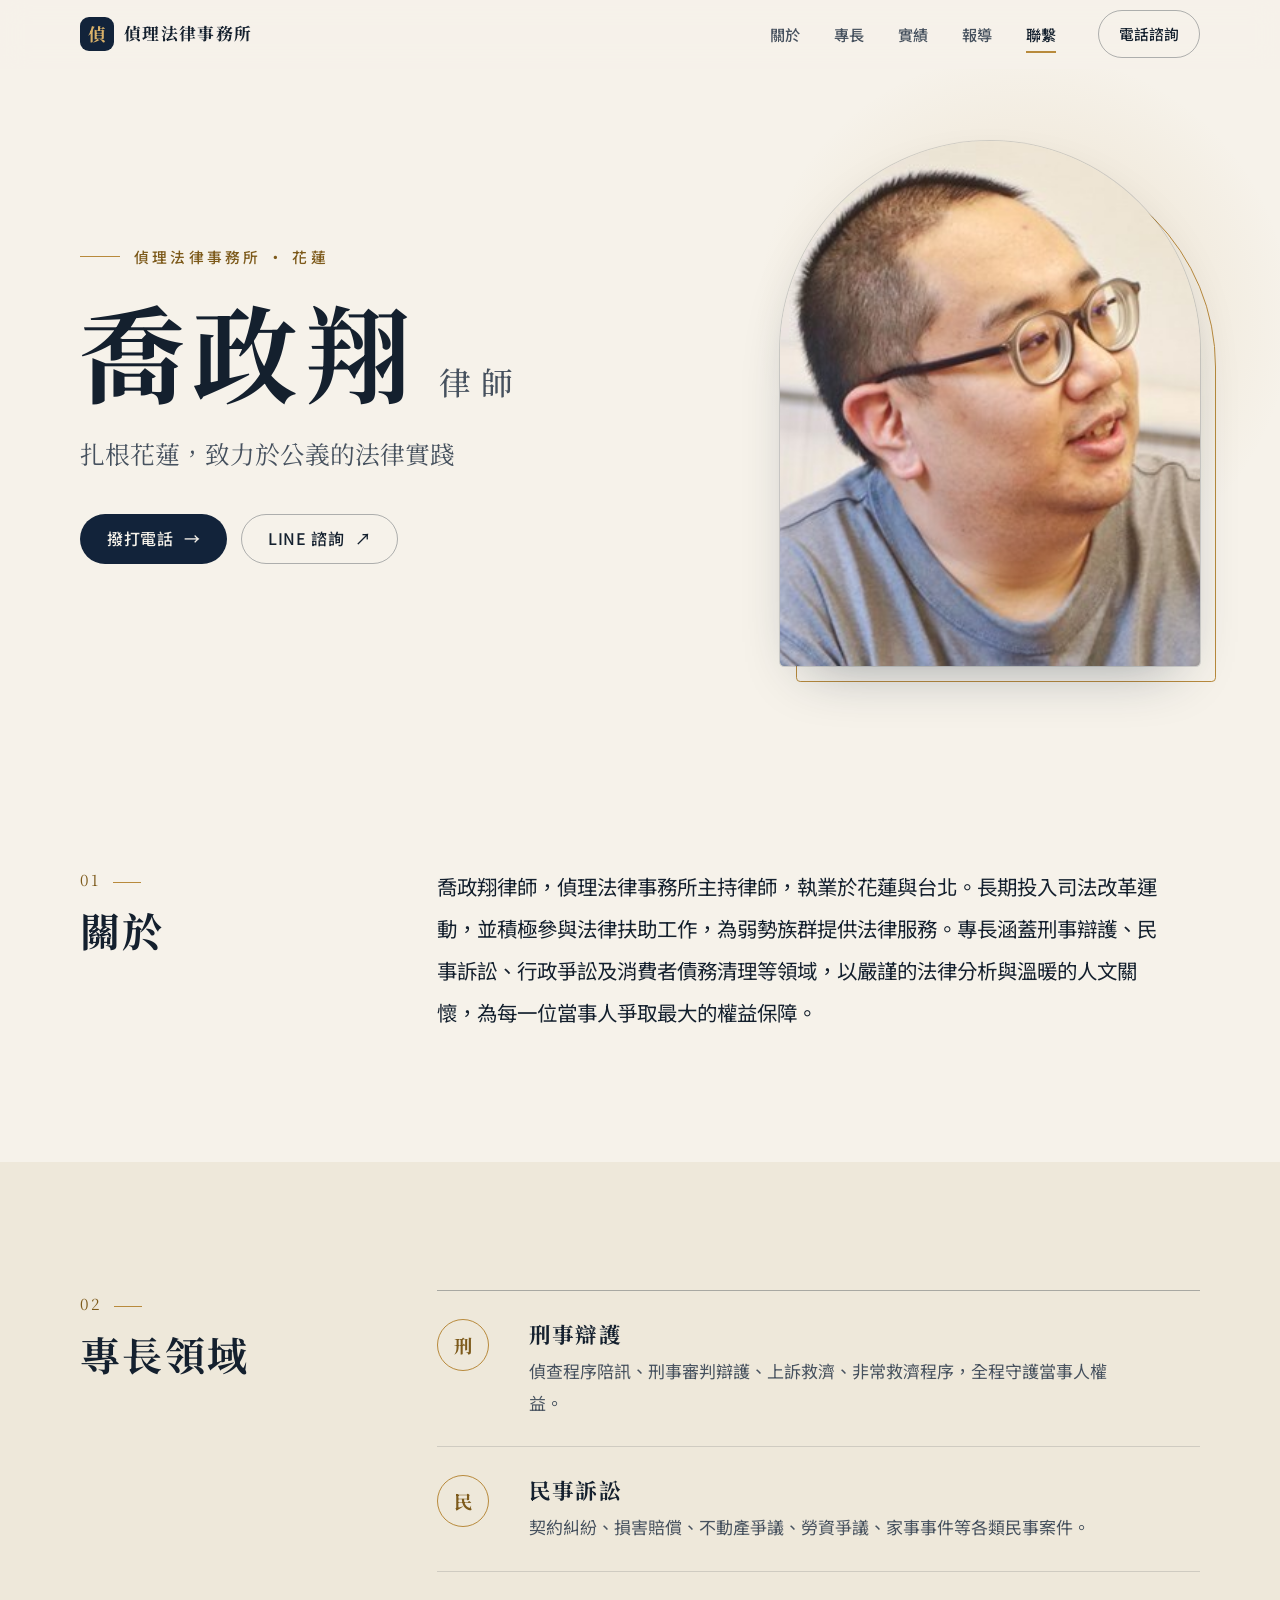
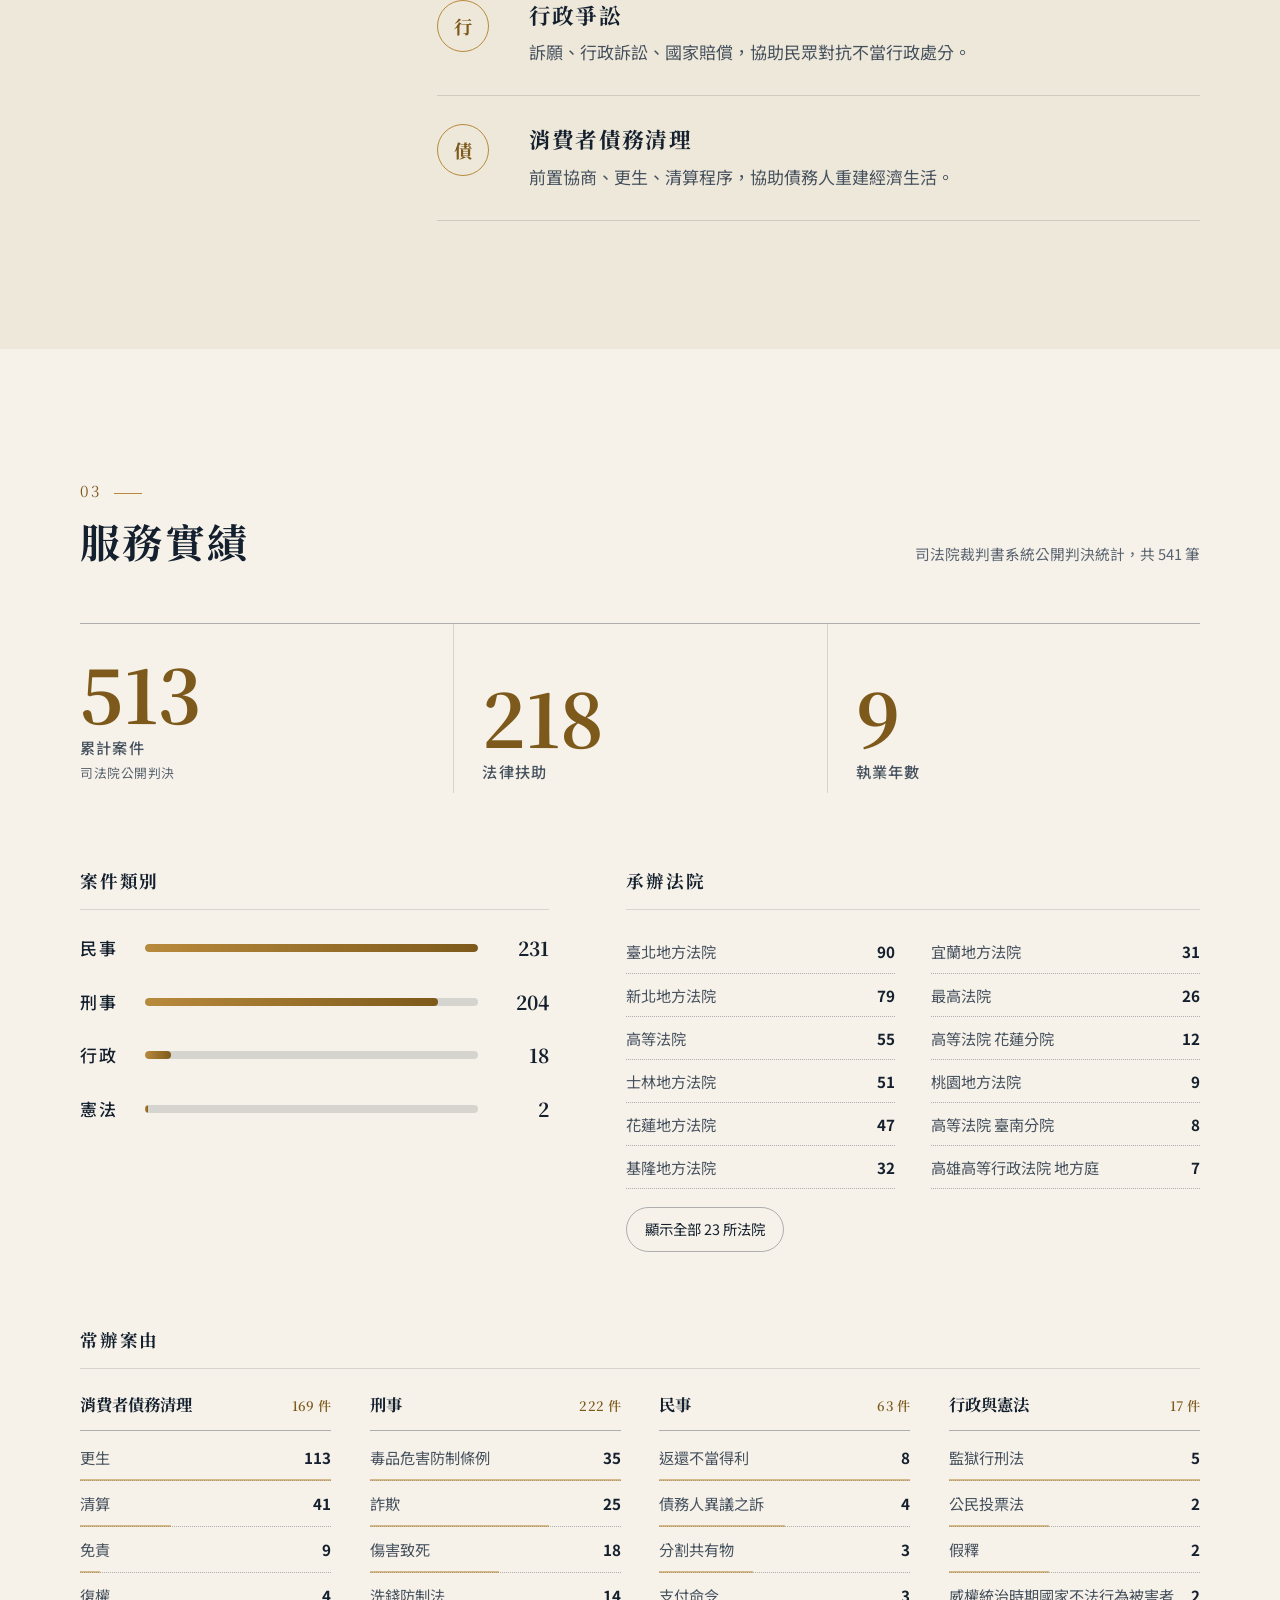
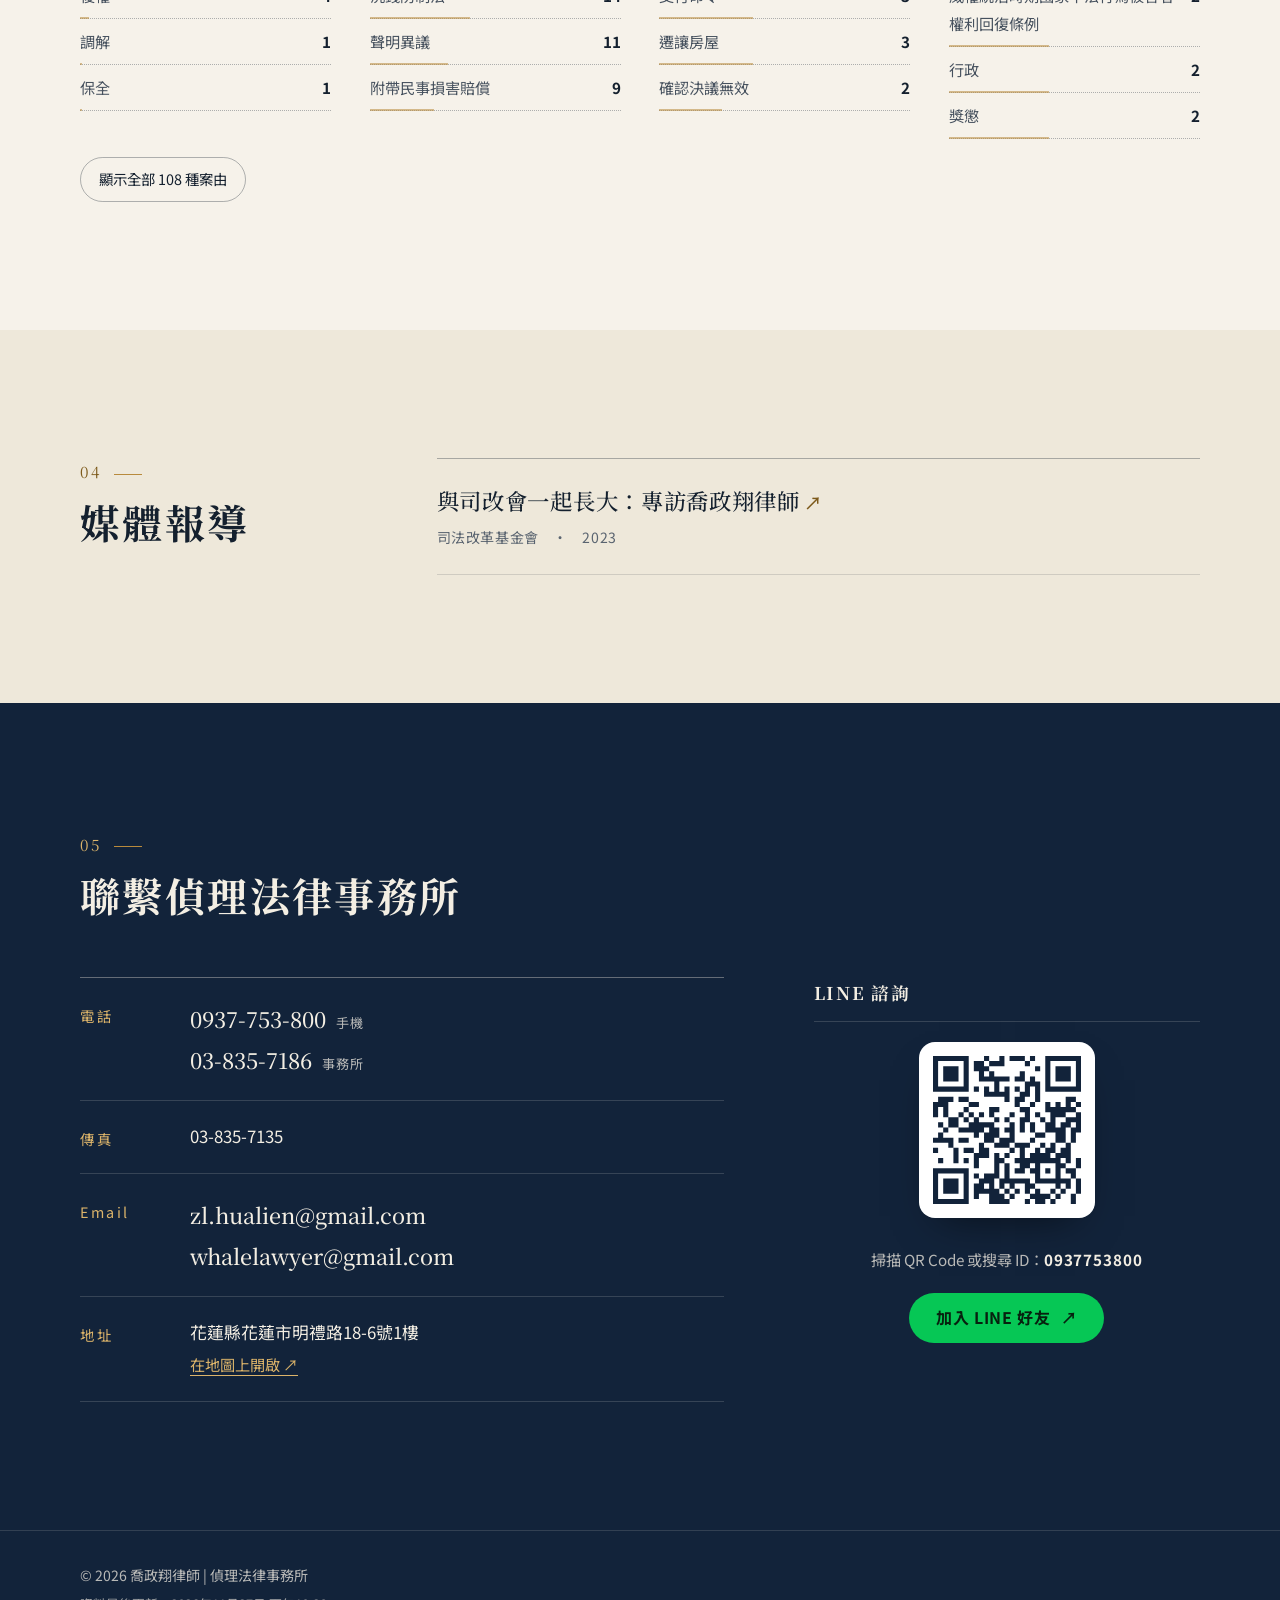
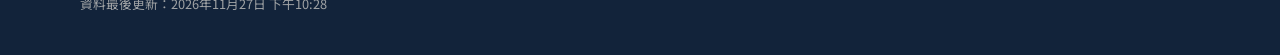
<file: index.html>
<!DOCTYPE html>
<html lang="zh-Hant-TW">
<head>
    <meta charset="UTF-8">
    <meta name="viewport" content="width=device-width, initial-scale=1">
    <title>喬政翔律師｜偵理法律事務所</title>
    <meta name="description" content="喬政翔律師，偵理法律事務所主持律師，執業於花蓮與台北，專長刑事辯護、民事訴訟、行政爭訟及消費者債務清理。">
    <meta name="keywords" content="喬政翔,律師,偵理法律事務所,花蓮律師,刑事,民事,行政,消費者債務清理">
    <meta name="author" content="喬政翔律師">
    <meta name="theme-color" content="#f6f2ea" media="(prefers-color-scheme: light)">
    <meta name="theme-color" content="#0d1722" media="(prefers-color-scheme: dark)">
    <meta name="color-scheme" content="light dark">
    <link rel="canonical" href="https://whalechao.github.io/">
    <meta property="og:title" content="喬政翔律師｜偵理法律事務所">
    <meta property="og:description" content="花蓮在地律師，專長刑事、民事、行政訴訟及消費者債務清理。">
    <meta property="og:type" content="website">
    <meta property="og:locale" content="zh_TW">
    <meta property="og:url" content="https://whalechao.github.io/">
    <meta property="og:image" content="https://whalechao.github.io/assets/profile.jpg">
    <meta name="twitter:card" content="summary_large_image">
    <link rel="icon" href="assets/favicon.svg" type="image/svg+xml">
    <link rel="preconnect" href="https://fonts.googleapis.com">
    <link rel="preconnect" href="https://fonts.gstatic.com" crossorigin>
    <link rel="preload" href="assets/profile.jpg" as="image">
    <link href="https://fonts.googleapis.com/css2?family=Noto+Sans+TC:wght@400;500;700&family=Noto+Serif+TC:wght@500;700&display=swap" rel="stylesheet">
    <link rel="stylesheet" href="css/style.css">
    <script>document.documentElement.classList.add('js');if(/[?&]still\b/.test(location.search))document.documentElement.classList.add('still');</script>
    <script type="application/ld+json">
    {
      "@context": "https://schema.org",
      "@type": "LegalService",
      "name": "偵理法律事務所",
      "url": "https://whalechao.github.io/",
      "image": "https://whalechao.github.io/assets/profile.jpg",
      "telephone": "+886-3-835-7186",
      "faxNumber": "+886-3-835-7135",
      "email": "zl.hualien@gmail.com",
      "address": {
        "@type": "PostalAddress",
        "streetAddress": "明禮路18-6號1樓",
        "addressLocality": "花蓮市",
        "addressRegion": "花蓮縣",
        "addressCountry": "TW"
      },
      "areaServed": ["花蓮縣", "臺北市"],
      "founder": { "@type": "Person", "name": "喬政翔", "jobTitle": "律師" }
    }
    </script>
</head>
<body>
    <a class="skip-link" href="#main">跳到主要內容</a>

    <header class="site-header" id="siteHeader">
        <div class="wrap header-inner">
            <a class="brand" href="#top" aria-label="偵理法律事務所，回到頁首">
                <span class="brand-mark" aria-hidden="true">偵</span>
                <span class="brand-text">偵理法律事務所</span>
            </a>
            <nav class="site-nav" id="siteNav" aria-label="主選單">
                <a href="#about">關於</a>
                <a href="#expertise">專長</a>
                <a href="#record">實績</a>
                <a href="#news">報導</a>
                <a href="#contact">聯繫</a>
            </nav>
            <a class="header-cta" href="tel:+886937753800">電話諮詢</a>
            <button class="menu-btn" id="menuBtn" type="button" aria-expanded="false" aria-controls="siteNav" aria-label="開啟選單">
                <span></span><span></span>
            </button>
        </div>
    </header>

    <main id="main">
        <!-- Hero -->
        <section class="hero" id="top" aria-labelledby="heroName">
            <div class="wrap hero-grid">
                <div class="hero-copy">
                    <p class="eyebrow">偵理法律事務所 · 花蓮</p>
                    <h1 id="heroName">喬政翔<span class="hero-title-sub">律師</span></h1>
                    <p class="hero-tagline">扎根花蓮，致力於公義的法律實踐</p>
                    <div class="hero-actions">
                        <a class="btn btn-primary" href="tel:+886937753800"><span>撥打電話</span><i aria-hidden="true">→</i></a>
                        <a class="btn btn-ghost" href="https://line.me/ti/p/~0937753800" target="_blank" rel="noopener"><span>LINE 諮詢</span><i aria-hidden="true">↗</i></a>
                    </div>
                </div>
                <figure class="hero-figure">
                    <div class="hero-photo-wrap">
                        <img src="assets/profile.jpg" alt="喬政翔律師" class="hero-photo" id="avatarImg" width="640" height="360" fetchpriority="high"
                             onerror="this.hidden=true; document.getElementById('avatarPlaceholder').hidden=false;">
                        <div class="hero-placeholder" id="avatarPlaceholder" hidden>喬</div>
                    </div>
                </figure>
            </div>
        </section>

        <!-- 關於 -->
        <section class="section" id="about" aria-labelledby="aboutTitle">
            <div class="wrap split">
                <div class="section-head">
                    <p class="kicker">01</p>
                    <h2 id="aboutTitle">關於</h2>
                </div>
                <div class="about-content">
                <p>
                    喬政翔律師，偵理法律事務所主持律師，執業於花蓮與台北。長期投入司法改革運動，並積極參與法律扶助工作，為弱勢族群提供法律服務。專長涵蓋刑事辯護、民事訴訟、行政爭訟及消費者債務清理等領域，以嚴謹的法律分析與溫暖的人文關懷，為每一位當事人爭取最大的權益保障。
                </p>
            </div>
            </div>
        </section>

        <!-- 專長 -->
        <section class="section section-alt" id="expertise" aria-labelledby="expertiseTitle">
            <div class="wrap split">
                <div class="section-head">
                    <p class="kicker">02</p>
                    <h2 id="expertiseTitle">專長領域</h2>
                </div>
                <ol class="expertise-list">
                    <li class="expertise-row">
                        <span class="expertise-no" aria-hidden="true">刑</span>
                        <div class="expertise-info">
                            <h3>刑事辯護</h3>
                            <p>偵查程序陪訊、刑事審判辯護、上訴救濟、非常救濟程序，全程守護當事人權益。</p>
                        </div>
                    </li>
                    <li class="expertise-row">
                        <span class="expertise-no" aria-hidden="true">民</span>
                        <div class="expertise-info">
                            <h3>民事訴訟</h3>
                            <p>契約糾紛、損害賠償、不動產爭議、勞資爭議、家事事件等各類民事案件。</p>
                        </div>
                    </li>
                    <li class="expertise-row">
                        <span class="expertise-no" aria-hidden="true">行</span>
                        <div class="expertise-info">
                            <h3>行政爭訟</h3>
                            <p>訴願、行政訴訟、國家賠償，協助民眾對抗不當行政處分。</p>
                        </div>
                    </li>
                    <li class="expertise-row">
                        <span class="expertise-no" aria-hidden="true">債</span>
                        <div class="expertise-info">
                            <h3>消費者債務清理</h3>
                            <p>前置協商、更生、清算程序，協助債務人重建經濟生活。</p>
                        </div>
                    </li>
                </ol>
            </div>
        </section>

        <!-- 實績 -->
        <section class="section" id="record" aria-labelledby="recordTitle">
            <div class="wrap">
                <div class="section-head section-head-row">
                    <div>
                        <p class="kicker">03</p>
                        <h2 id="recordTitle">服務實績</h2>
                    </div>
                    <p class="section-note" id="casesSubtitle">司法院裁判書系統公開判決統計</p>
                </div>

                <dl class="stats-row">
                    <div class="stat-item">
                        <dt class="stat-lbl">累計案件<small>司法院公開判決</small></dt>
                        <dd class="stat-num" data-field="totalCases">—</dd>
                    </div>
                    <div class="stat-item">
                        <dt class="stat-lbl">法律扶助</dt>
                        <dd class="stat-num" data-field="legalAidCases">—</dd>
                    </div>
                    <div class="stat-item">
                        <dt class="stat-lbl">執業年數</dt>
                        <dd class="stat-num" data-field="yearsOfPractice">—</dd>
                    </div>
                </dl>

                <div class="record-grid">
                    <div class="record-block">
                        <h3 class="block-title">案件類別</h3>
                        <div class="case-categories" id="caseCategories">
                            <div class="case-cat" data-cat="civil"><span class="case-cat-label">民事</span><span class="bar"><i></i></span><span class="case-cat-number" id="catCivil">—</span></div>
                            <div class="case-cat" data-cat="criminal"><span class="case-cat-label">刑事</span><span class="bar"><i></i></span><span class="case-cat-number" id="catCriminal">—</span></div>
                            <div class="case-cat" data-cat="admin"><span class="case-cat-label">行政</span><span class="bar"><i></i></span><span class="case-cat-number" id="catAdmin">—</span></div>
                            <div class="case-cat" data-cat="const"><span class="case-cat-label">憲法</span><span class="bar"><i></i></span><span class="case-cat-number" id="catConst">—</span></div>
                        </div>
                    </div>
                    <div class="record-block">
                        <h3 class="block-title">承辦法院</h3>
                        <ul class="courts-grid" id="courtsGrid"></ul>
                    </div>
                </div>

                <div class="record-block record-types" id="casesBlock" hidden>
                    <h3 class="block-title">常辦案由</h3>
                    <div class="cases-grid" id="casesGrid"></div>
                </div>
            </div>
        </section>

        <!-- 報導與文章 -->
        <section class="section section-alt" id="news" aria-labelledby="newsTitle">
            <div class="wrap split">
                <div class="section-head">
                    <p class="kicker">04</p>
                    <h2 id="newsTitle">媒體報導</h2>
                </div>
                <div>
                    <div class="news-list" id="newsList">
                        <p class="loading-text">載入中…</p>
                    </div>
                    <div class="articles-block" id="articles">
                        <h3 class="block-title">發表文章</h3>
                        <div class="articles-list" id="articlesList">
                            <p class="loading-text">載入中…</p>
                        </div>
                    </div>
                </div>
            </div>
        </section>

        <!-- 聯繫 -->
        <section class="section contact" id="contact" aria-labelledby="contactTitle">
            <div class="wrap">
                <div class="section-head">
                    <p class="kicker">05</p>
                    <h2 id="contactTitle">聯繫偵理法律事務所</h2>
                </div>
                <div class="contact-layout">
                    <ul class="contact-list">
                        <li>
                            <span class="c-label">電話</span>
                            <span class="c-value">
                                <a href="tel:+886937753800">0937-753-800</a><em>手機</em><br>
                                <a href="tel:+88638357186">03-835-7186</a><em>事務所</em>
                            </span>
                        </li>
                        <li>
                            <span class="c-label">傳真</span>
                            <span class="c-value">03-835-7135</span>
                        </li>
                        <li>
                            <span class="c-label">Email</span>
                            <span class="c-value">
                                <a href="mailto:zl.hualien@gmail.com">zl.hualien@gmail.com</a><br>
                                <a href="mailto:whalelawyer@gmail.com">whalelawyer@gmail.com</a>
                            </span>
                        </li>
                        <li>
                            <span class="c-label">地址</span>
                            <span class="c-value">
                                花蓮縣花蓮市明禮路18-6號1樓<br>
                                <a class="map-link" href="https://www.google.com/maps/search/?api=1&amp;query=%E8%8A%B1%E8%93%AE%E7%B8%A3%E8%8A%B1%E8%93%AE%E5%B8%82%E6%98%8E%E7%A6%AE%E8%B7%AF18-6%E8%99%9F" target="_blank" rel="noopener">在地圖上開啟 ↗</a>
                            </span>
                        </li>
                    </ul>
                    <div class="contact-line">
                        <h3 class="block-title">LINE 諮詢</h3>
                        <div class="qrcode-container" id="qrcode">
                            <img src="assets/line-qr.svg" alt="LINE 加好友 QR Code，ID 0937753800" width="148" height="148" loading="lazy">
                        </div>
                        <p class="line-hint">掃描 QR Code 或搜尋 ID：<strong>0937753800</strong></p>
                        <a href="https://line.me/ti/p/~0937753800" class="btn btn-line" target="_blank" rel="noopener"><span>加入 LINE 好友</span><i aria-hidden="true">↗</i></a>
                    </div>
                </div>
            </div>
        </section>
    </main>

    <footer class="footer">
        <div class="wrap footer-inner">
            <p>&copy; <span id="currentYear">2026</span> 喬政翔律師 | 偵理法律事務所</p>
            <p class="footer-update">資料最後更新：<span id="lastUpdated">—</span></p>
        </div>
    </footer>

    <script src="js/main.js"></script>
</body>
</html>
</file>
<file: css/style.css>
/* ===== 喬政翔律師 | 偵理法律事務所 ===== */
/* 設計：紙色底、墨藍字、黃銅點綴；標題用明體、內文用黑體；自動跟隨系統深淺色 */

*, *::before, *::after { margin: 0; padding: 0; box-sizing: border-box; }

:root {
    --paper: #f6f2ea;
    --paper-2: #eee8da;
    --card: #fbf9f4;
    --ink: #14202e;
    --ink-soft: #46515e;
    --muted: #5a6470;
    --line: rgba(20, 32, 46, 0.14);
    --line-strong: rgba(20, 32, 46, 0.32);
    --brass: #7d5a1b;          /* 文字用，對比 > 5:1 */
    --brass-bright: #b88a3c;   /* 裝飾用 */
    --navy: #12233a;
    --on-navy: #f3eee3;
    --on-navy-soft: rgba(243, 238, 227, 0.74);
    --contact-bg: #12233a;
    --btn-bg: #12233a;
    --btn-fg: #f6f2ea;
    --header-bg: rgba(246, 242, 234, 0.86);
    --shadow: 0 24px 60px -28px rgba(18, 35, 58, 0.45);

    --serif: "Noto Serif TC", "Songti TC", "PMingLiU", "Source Han Serif TC", serif;
    --sans: "Noto Sans TC", "PingFang TC", "Microsoft JhengHei", "Helvetica Neue", Arial, sans-serif;
    --wrap: 1120px;
    --gutter: clamp(20px, 5vw, 40px);
    --ease: cubic-bezier(0.22, 0.61, 0.36, 1);
}

@media (prefers-color-scheme: dark) {
    :root {
        --paper: #0d1722;
        --paper-2: #111e2c;
        --card: #142234;
        --ink: #ece6d8;
        --ink-soft: #bcc3cc;
        --muted: #a2adb9;
        --line: rgba(236, 230, 216, 0.14);
        --line-strong: rgba(236, 230, 216, 0.34);
        --brass: #dcb46a;
        --brass-bright: #d4aa5f;
        --contact-bg: #08101a;
        --btn-bg: #dcb46a;
        --btn-fg: #0d1722;
        --header-bg: rgba(13, 23, 34, 0.86);
        --shadow: 0 24px 60px -28px rgba(0, 0, 0, 0.8);
    }
}

html {
    font-size: 100%;
    -webkit-text-size-adjust: 100%;
    scroll-padding-top: 76px;
}
@media (prefers-reduced-motion: no-preference) {
    html { scroll-behavior: smooth; }
}

body {
    font-family: var(--sans);
    font-size: 1.0625rem;
    line-height: 1.85;
    color: var(--ink);
    background: var(--paper);
    -webkit-font-smoothing: antialiased;
    text-rendering: optimizeLegibility;
    overflow-x: hidden;
}

img { max-width: 100%; display: block; }
ul, ol { list-style: none; }
a { color: inherit; text-decoration: none; }
[hidden] { display: none !important; }

.wrap {
    width: 100%;
    max-width: calc(var(--wrap) + var(--gutter) * 2);
    margin-inline: auto;
    padding-inline: var(--gutter);
}

/* ===== 焦點與跳過連結 ===== */
:focus-visible {
    outline: 3px solid var(--brass-bright);
    outline-offset: 3px;
    border-radius: 4px;
}
.skip-link {
    position: absolute;
    left: 12px;
    top: -60px;
    z-index: 300;
    padding: 10px 16px;
    background: var(--navy);
    color: var(--on-navy);
    border-radius: 8px;
    transition: top 0.2s var(--ease);
}
.skip-link:focus { top: 12px; }

/* ===== Header ===== */
.site-header {
    position: sticky;
    top: 0;
    z-index: 100;
    background: var(--header-bg);
    -webkit-backdrop-filter: saturate(160%) blur(14px);
    backdrop-filter: saturate(160%) blur(14px);
    border-bottom: 1px solid transparent;
    transition: border-color 0.3s var(--ease);
}
.site-header.scrolled { border-bottom-color: var(--line); }

.header-inner {
    display: flex;
    align-items: center;
    gap: 28px;
    height: 68px;
}
.brand {
    display: inline-flex;
    align-items: center;
    gap: 10px;
    font-family: var(--serif);
    font-weight: 700;
    font-size: 1.05rem;
    letter-spacing: 0.08em;
    margin-right: auto;
}
.brand-mark {
    display: grid;
    place-items: center;
    width: 34px;
    height: 34px;
    border-radius: 9px;
    background: var(--navy);
    color: #d9b169;
    font-size: 1.1rem;
    letter-spacing: 0;
}
.site-nav { display: flex; gap: 6px; }
.site-nav a {
    position: relative;
    padding: 8px 14px;
    font-size: 0.95rem;
    font-weight: 500;
    color: var(--ink-soft);
    transition: color 0.2s var(--ease);
}
.site-nav a::after {
    content: "";
    position: absolute;
    left: 14px;
    right: 14px;
    bottom: 3px;
    height: 2px;
    background: var(--brass-bright);
    transform: scaleX(0);
    transform-origin: left;
    transition: transform 0.3s var(--ease);
}
.site-nav a:hover, .site-nav a.active { color: var(--ink); }
.site-nav a:hover::after, .site-nav a.active::after { transform: scaleX(1); }

.header-cta {
    padding: 9px 20px;
    border: 1px solid var(--line-strong);
    border-radius: 999px;
    font-size: 0.92rem;
    font-weight: 500;
    transition: background 0.25s var(--ease), color 0.25s var(--ease), border-color 0.25s var(--ease);
}
.header-cta:hover { background: var(--btn-bg); color: var(--btn-fg); border-color: var(--btn-bg); }

.menu-btn {
    display: none;
    width: 44px;
    height: 44px;
    background: none;
    border: 0;
    cursor: pointer;
    position: relative;
    color: var(--ink);
}
.menu-btn span {
    position: absolute;
    left: 11px;
    right: 11px;
    height: 2px;
    background: currentColor;
    border-radius: 2px;
    transition: transform 0.3s var(--ease), top 0.3s var(--ease);
}
.menu-btn span:first-child { top: 18px; }
.menu-btn span:last-child { top: 25px; }
.menu-btn[aria-expanded="true"] span:first-child { top: 21px; transform: rotate(45deg); }
.menu-btn[aria-expanded="true"] span:last-child { top: 21px; transform: rotate(-45deg); }

/* ===== Hero ===== */
.hero {
    position: relative;
    padding: clamp(40px, 8vh, 96px) 0 clamp(56px, 8vh, 96px);
    overflow: hidden;
}
.hero::before {
    content: "";
    position: absolute;
    inset: -20% -10% auto auto;
    width: 60vw;
    max-width: 780px;
    aspect-ratio: 1;
    background: radial-gradient(closest-side, rgba(184, 138, 60, 0.18), transparent 70%);
    pointer-events: none;
}
.hero-grid {
    position: relative;
    display: grid;
    grid-template-columns: minmax(0, 1.15fr) minmax(0, 0.85fr);
    align-items: center;
    gap: clamp(32px, 6vw, 88px);
}
.eyebrow {
    display: flex;
    align-items: center;
    gap: 14px;
    font-size: 0.92rem;
    font-weight: 500;
    letter-spacing: 0.22em;
    color: var(--brass);
    margin-bottom: 22px;
}
.eyebrow::before {
    content: "";
    width: 40px;
    height: 1px;
    background: var(--brass-bright);
}
.hero h1 {
    font-family: var(--serif);
    font-weight: 700;
    font-size: clamp(3.4rem, 9.5vw, 6.6rem);
    line-height: 1.08;
    letter-spacing: 0.06em;
}
.hero-title-sub {
    font-size: 0.3em;
    font-weight: 500;
    letter-spacing: 0.3em;
    margin-left: 0.7em;
    color: var(--ink-soft);
}
.hero-tagline {
    margin-top: 26px;
    max-width: 22em;
    font-family: var(--serif);
    font-size: clamp(1.2rem, 2.4vw, 1.55rem);
    line-height: 1.7;
    color: var(--ink-soft);
}
.hero-actions {
    display: flex;
    flex-wrap: wrap;
    gap: 14px;
    margin-top: 40px;
}

.hero-figure { position: relative; justify-self: end; width: min(100%, 420px); }
.hero-photo-wrap {
    position: relative;
    aspect-ratio: 4 / 5;
    border-radius: 999px 999px 20px 20px;
    overflow: hidden;
    background: var(--paper-2);
    box-shadow: var(--shadow), 0 0 0 1px var(--line);
}
.hero-figure::before {
    content: "";
    position: absolute;
    inset: 16px -16px -16px 16px;
    border: 1px solid var(--brass-bright);
    border-radius: 999px 999px 20px 20px;
    z-index: -1;
}
.hero-photo {
    width: 100%;
    height: 100%;
    object-fit: cover;
    object-position: 30% 30%;
}
.hero-placeholder {
    position: absolute;
    inset: 0;
    display: grid;
    place-items: center;
    font-family: var(--serif);
    font-size: 6rem;
    font-weight: 700;
    color: #d9b169;
    background: var(--navy);
}

/* Hero 入場 */
@media (prefers-reduced-motion: no-preference) {
    .hero-copy > *, .hero-figure { animation: rise 0.9s var(--ease) both; }
    .hero-copy > :nth-child(2) { animation-delay: 0.08s; }
    .hero-copy > :nth-child(3) { animation-delay: 0.16s; }
    .hero-copy > :nth-child(4) { animation-delay: 0.24s; }
    .hero-figure { animation-delay: 0.18s; }
}
@keyframes rise {
    from { opacity: 0; transform: translateY(20px); }
    to { opacity: 1; transform: none; }
}

/* ===== Buttons ===== */
.btn {
    display: inline-flex;
    align-items: center;
    gap: 10px;
    min-height: 50px;
    padding: 0 26px;
    border-radius: 999px;
    border: 1px solid transparent;
    font-size: 1rem;
    font-weight: 500;
    letter-spacing: 0.04em;
    cursor: pointer;
    transition: background 0.25s var(--ease), color 0.25s var(--ease), border-color 0.25s var(--ease), transform 0.25s var(--ease);
}
.btn i { font-style: normal; transition: transform 0.25s var(--ease); }
.btn:hover i { transform: translateX(4px); }
.btn:active { transform: scale(0.98); }
.btn-primary { background: var(--btn-bg); color: var(--btn-fg); }
.btn-primary:hover { background: var(--brass); color: #fff; }
@media (prefers-color-scheme: dark) { .btn-primary:hover { background: #f0cd8a; color: #0d1722; } }
.btn-ghost { border-color: var(--line-strong); color: var(--ink); }
.btn-ghost:hover { border-color: var(--ink); background: var(--ink); color: var(--paper); }
.btn-line { background: #06c755; color: #07210f; font-weight: 700; }
.btn-line:hover { background: #3be083; }

/* ===== Sections ===== */
.section { padding: clamp(64px, 11vw, 128px) 0; }
.section-alt { background: var(--paper-2); }

.split {
    display: grid;
    grid-template-columns: minmax(180px, 280px) minmax(0, 1fr);
    gap: clamp(28px, 6vw, 88px);
}
.section-head h2 {
    font-family: var(--serif);
    font-weight: 700;
    font-size: clamp(1.8rem, 3.6vw, 2.5rem);
    line-height: 1.3;
    letter-spacing: 0.06em;
}
.kicker {
    font-family: var(--serif);
    font-size: 0.95rem;
    letter-spacing: 0.2em;
    color: var(--brass);
    margin-bottom: 10px;
}
.kicker::after {
    content: "";
    display: inline-block;
    width: 28px;
    height: 1px;
    background: var(--brass-bright);
    vertical-align: middle;
    margin-left: 12px;
}
.section-head-row {
    display: flex;
    align-items: flex-end;
    justify-content: space-between;
    gap: 24px;
    flex-wrap: wrap;
    margin-bottom: clamp(32px, 5vw, 56px);
}
.section-note { font-size: 0.92rem; color: var(--muted); max-width: 26em; }

.block-title {
    font-family: var(--serif);
    font-size: 1.1rem;
    letter-spacing: 0.1em;
    margin-bottom: 20px;
    padding-bottom: 12px;
    border-bottom: 1px solid var(--line);
}

/* ===== 關於 ===== */
.about-content p {
    font-size: clamp(1.1rem, 1.6vw, 1.28rem);
    line-height: 2.05;
    color: var(--ink);
    max-width: 36em;
}
.about-content p + p { margin-top: 1.2em; }

/* ===== 專長 ===== */
.expertise-list { border-top: 1px solid var(--line-strong); }
.expertise-row {
    display: grid;
    grid-template-columns: 72px minmax(0, 1fr);
    gap: 20px;
    align-items: start;
    padding: 28px 0;
    border-bottom: 1px solid var(--line);
    transition: padding-left 0.35s var(--ease);
}
.expertise-row:hover { padding-left: 12px; }
.expertise-no {
    display: grid;
    place-items: center;
    width: 52px;
    height: 52px;
    border: 1px solid var(--brass-bright);
    border-radius: 50%;
    font-family: var(--serif);
    font-weight: 700;
    font-size: 1.15rem;
    color: var(--brass);
    transition: background 0.3s var(--ease), color 0.3s var(--ease);
}
.expertise-row:hover .expertise-no { background: var(--brass-bright); color: #fff; }
.expertise-info h3 {
    font-family: var(--serif);
    font-size: 1.35rem;
    letter-spacing: 0.06em;
    line-height: 1.4;
    margin-bottom: 6px;
}
.expertise-info p { color: var(--ink-soft); max-width: 34em; }

/* ===== 實績 ===== */
.stats-row {
    display: grid;
    grid-template-columns: repeat(3, 1fr);
    border-top: 1px solid var(--line-strong);
    margin-bottom: clamp(40px, 6vw, 72px);
}
.stat-item {
    display: flex;
    flex-direction: column-reverse;
    padding: 28px 24px 8px 0;
}
.stat-item + .stat-item { padding-left: 28px; border-left: 1px solid var(--line); }
.stat-num {
    font-family: var(--serif);
    font-weight: 700;
    font-size: clamp(2.6rem, 6.4vw, 4.6rem);
    line-height: 1.1;
    color: var(--brass);
    font-variant-numeric: tabular-nums lining-nums;
}
.stat-lbl {
    font-size: 0.95rem;
    font-weight: 500;
    color: var(--ink-soft);
    letter-spacing: 0.08em;
}
.stat-lbl small {
    display: block;
    font-size: 0.8rem;
    font-weight: 400;
    color: var(--muted);
    letter-spacing: 0.04em;
}

.record-grid {
    display: grid;
    grid-template-columns: minmax(0, 0.9fr) minmax(0, 1.1fr);
    gap: clamp(32px, 6vw, 80px);
}
.case-categories { display: grid; gap: 18px; }
.case-cat {
    display: grid;
    grid-template-columns: 3em minmax(0, 1fr) 3.4em;
    align-items: center;
    gap: 14px;
}
.case-cat-label { font-weight: 500; letter-spacing: 0.1em; }
.case-cat-number {
    text-align: right;
    font-family: var(--serif);
    font-weight: 700;
    font-size: 1.2rem;
    font-variant-numeric: tabular-nums;
}
.bar {
    display: block;
    height: 8px;
    border-radius: 8px;
    background: var(--line);
    overflow: hidden;
}
.bar i {
    display: block;
    height: 100%;
    width: var(--w, 0%);
    border-radius: 8px;
    background: linear-gradient(90deg, var(--brass-bright), var(--brass));
    transform-origin: left;
    transition: transform 1.1s var(--ease);
}
.js .bar i { transform: scaleX(0); }
.js .in .bar i, .js .bar.in i { transform: scaleX(1); }

.courts-grid {
    columns: 2;
    column-gap: 36px;
}
.court-item {
    display: flex;
    justify-content: space-between;
    gap: 12px;
    padding: 7px 0;
    border-bottom: 1px dotted var(--line-strong);
    break-inside: avoid;
    font-size: 0.95rem;
    color: var(--ink-soft);
}
.court-count {
    font-weight: 700;
    color: var(--ink);
    font-variant-numeric: tabular-nums;
}

.record-types { margin-top: clamp(40px, 6vw, 72px); }
.cases-grid {
    display: grid;
    grid-template-columns: repeat(auto-fit, minmax(210px, 1fr));
    gap: clamp(24px, 3vw, 40px);
}
.case-group-title {
    display: flex;
    justify-content: space-between;
    align-items: baseline;
    gap: 12px;
    padding-bottom: 10px;
    margin-bottom: 4px;
    border-bottom: 1px solid var(--line-strong);
    font-family: var(--serif);
    font-size: 1.02rem;
    font-weight: 700;
    color: var(--ink);
}
.case-group-total {
    font-family: inherit;
    font-size: 0.82rem;
    font-weight: 600;
    color: var(--brass);
    font-variant-numeric: tabular-nums;
    letter-spacing: 0.02em;
}
.case-rank { list-style: none; margin: 0; padding: 0; }
.case-rank-item {
    position: relative;
    display: flex;
    justify-content: space-between;
    gap: 12px;
    padding: 8px 0 9px;
    border-bottom: 1px dotted var(--line-strong);
    font-size: 0.95rem;
    color: var(--ink-soft);
}
/* 細比例線：同組最多者為滿格，給排名一點份量，又不搶字 */
.case-rank-item::after {
    content: "";
    position: absolute;
    left: 0;
    bottom: -1px;
    width: var(--w, 0%);
    height: 2px;
    background: var(--brass-bright);
    opacity: 0.55;
}
.case-rank-name { min-width: 0; overflow-wrap: anywhere; }
.case-rank-count {
    flex: none;
    font-weight: 700;
    color: var(--ink);
    font-variant-numeric: tabular-nums;
}
.more-btn {
    margin-top: 18px;
    padding: 8px 18px;
    border: 1px solid var(--line-strong);
    border-radius: 999px;
    background: none;
    color: var(--ink);
    font: inherit;
    font-size: 0.9rem;
    cursor: pointer;
    transition: background 0.2s var(--ease), color 0.2s var(--ease);
}
.more-btn:hover { background: var(--ink); color: var(--paper); }

::selection { background: var(--brass-bright); color: #fff; }

/* ===== 報導與文章 ===== */
.news-item, .article-item {
    display: grid;
    grid-template-columns: minmax(0, 1fr) auto;
    gap: 6px 24px;
    align-items: center;
    padding: 24px 0;
    border-bottom: 1px solid var(--line);
}
.news-list > :first-child, .articles-list > :first-child { border-top: 1px solid var(--line-strong); }
.news-item a, .article-item a {
    font-family: var(--serif);
    font-size: clamp(1.1rem, 2vw, 1.4rem);
    font-weight: 500;
    line-height: 1.55;
    letter-spacing: 0.03em;
    background: linear-gradient(currentColor, currentColor) 0 100% / 0 1px no-repeat;
    transition: background-size 0.35s var(--ease), color 0.2s var(--ease);
    justify-self: start;
}
.news-item a::after, .article-item a::after {
    content: " ↗";
    color: var(--brass);
    font-family: var(--sans);
    font-size: 0.8em;
}
.news-item a:hover, .article-item a:hover { background-size: 100% 1px; color: var(--brass); }
.news-meta, .article-meta {
    grid-column: 1 / -1;
    font-size: 0.88rem;
    color: var(--muted);
    letter-spacing: 0.04em;
}
.articles-block { margin-top: clamp(40px, 6vw, 64px); }
.empty-text, .loading-text { color: var(--muted); padding: 24px 0; font-size: 0.95rem; }

/* ===== 聯繫 ===== */
.contact {
    background: var(--contact-bg);
    color: var(--on-navy);
    --brass: #dcb46a;
    --line: rgba(243, 238, 227, 0.16);
    --line-strong: rgba(243, 238, 227, 0.36);
    --ink: var(--on-navy);
    --ink-soft: var(--on-navy-soft);
    --muted: var(--on-navy-soft);
}
.contact .section-head { margin-bottom: clamp(32px, 5vw, 56px); }
.contact-layout {
    display: grid;
    grid-template-columns: minmax(0, 1.25fr) minmax(0, 0.75fr);
    gap: clamp(36px, 7vw, 96px);
    align-items: start;
}
.contact-list { border-top: 1px solid var(--line-strong); }
.contact-list li {
    display: grid;
    grid-template-columns: 5.5em minmax(0, 1fr);
    gap: 16px;
    padding: 20px 0;
    border-bottom: 1px solid var(--line);
}
.c-label {
    font-size: 0.9rem;
    letter-spacing: 0.18em;
    color: var(--brass);
    padding-top: 0.35em;
}
.c-value { font-size: 1.05rem; line-height: 1.9; overflow-wrap: anywhere; }
.c-value a:not(.map-link) {
    font-family: var(--serif);
    font-size: 1.35rem;
    font-weight: 500;
    background: linear-gradient(currentColor, currentColor) 0 100% / 0 1px no-repeat;
    transition: background-size 0.35s var(--ease), color 0.2s var(--ease);
}
.c-value a:not(.map-link):hover { background-size: 100% 1px; color: #f0cd8a; }
.c-value em {
    font-style: normal;
    font-size: 0.82rem;
    color: var(--on-navy-soft);
    margin-left: 10px;
    letter-spacing: 0.08em;
}
.map-link { color: var(--brass); font-size: 0.95rem; border-bottom: 1px solid currentColor; }
.map-link:hover { color: #f0cd8a; }

.contact-line { text-align: center; }
.contact-line .block-title { text-align: left; }
.qrcode-container {
    display: inline-block;
    padding: 14px;
    background: #fff;
    border-radius: 16px;
    box-shadow: 0 18px 40px -20px rgba(0, 0, 0, 0.6);
}
.qrcode-container img { width: 148px; height: 148px; shape-rendering: crispEdges; image-rendering: pixelated; }
.line-hint { margin: 18px 0 20px; font-size: 0.95rem; color: var(--on-navy-soft); }
.line-hint strong { color: var(--on-navy); letter-spacing: 0.06em; }

/* ===== Footer ===== */
.footer {
    background: var(--contact-bg);
    color: var(--on-navy-soft);
    border-top: 1px solid rgba(243, 238, 227, 0.14);
    padding: 32px 0 40px;
    font-size: 0.88rem;
    line-height: 1.8;
}
.footer-inner { display: grid; gap: 4px; }
.footer-update { font-size: 0.8rem; opacity: 0.85; }
.footer-note { font-size: 0.8rem; opacity: 0.85; max-width: 48em; }

/* ===== Scroll reveal ===== */
.js .reveal { opacity: 0; transform: translateY(22px); }
.js .reveal.in {
    opacity: 1;
    transform: none;
    transition: opacity 0.8s var(--ease), transform 0.8s var(--ease);
}
.js .reveal.d1.in { transition-delay: 0.08s; }
.js .reveal.d2.in { transition-delay: 0.16s; }

@media (prefers-reduced-motion: reduce) {
    .js .reveal { opacity: 1; transform: none; }
    .js .bar i { transform: none; }
    * { transition-duration: 0.01ms !important; animation-duration: 0.01ms !important; }
}

/* ===== 404 ===== */
.notfound {
    min-height: 100svh;
    display: grid;
    place-items: center;
    text-align: center;
    padding: 40px var(--gutter);
}
.notfound .code {
    font-family: var(--serif);
    font-size: clamp(5rem, 22vw, 11rem);
    line-height: 1;
    color: var(--brass-bright);
    letter-spacing: 0.04em;
}
.notfound h1 { font-family: var(--serif); font-size: 1.6rem; margin: 12px 0 8px; letter-spacing: 0.08em; }
.notfound p { color: var(--ink-soft); margin-bottom: 28px; }

/* ===== Responsive ===== */
@media (max-width: 900px) {
    .split, .record-grid, .contact-layout { grid-template-columns: minmax(0, 1fr); }
    .split { gap: 24px; }
    .section-head h2 br { display: none; }
    .contact-line { text-align: left; }
}

@media (max-width: 720px) {
    .header-inner { gap: 8px; height: 62px; }
    .menu-btn { display: block; margin-right: -10px; }
    .site-nav {
        position: absolute;
        top: 100%;
        left: 0;
        right: 0;
        flex-direction: column;
        gap: 0;
        padding: 8px var(--gutter) 20px;
        background: var(--paper);
        border-bottom: 1px solid var(--line);
        box-shadow: 0 24px 40px -24px rgba(0, 0, 0, 0.35);
        visibility: hidden;
        opacity: 0;
        transform: translateY(-8px);
        transition: opacity 0.25s var(--ease), transform 0.25s var(--ease), visibility 0.25s;
    }
    .site-nav.open { visibility: visible; opacity: 1; transform: none; }
    .site-nav a { padding: 16px 0; font-size: 1.1rem; border-bottom: 1px solid var(--line); }
    .site-nav a::after { display: none; }
    .site-nav a.active { color: var(--brass); }

}

@media (max-width: 720px) {
    .hero-grid { grid-template-columns: minmax(0, 1fr); gap: 44px; }
    .hero-figure { justify-self: center; width: min(74%, 320px); margin-right: 14px; }
    .hero-figure::before { inset: 12px -12px -12px 12px; }
    .hero-copy { text-align: left; }
    .hero-actions .btn { flex: 1 1 auto; justify-content: center; }
}

@media (max-width: 560px) {
    body { font-size: 1rem; }
    .brand-text { font-size: 0.98rem; letter-spacing: 0.05em; }
    .header-cta { padding: 7px 14px; font-size: 0.86rem; }
    .stats-row { grid-template-columns: minmax(0, 1fr) minmax(0, 1fr); }
    .stat-item:nth-child(3) { grid-column: 1 / -1; border-left: 0; padding-left: 0; border-top: 1px solid var(--line); margin-top: 20px; }
    .stat-item + .stat-item { padding-left: 20px; }
    .stat-item { padding-right: 12px; }
    .expertise-row { grid-template-columns: 52px minmax(0, 1fr); gap: 14px; padding: 22px 0; }
    .expertise-no { width: 44px; height: 44px; font-size: 1rem; }
    .courts-grid { columns: 1; }
    .contact-list li { grid-template-columns: minmax(0, 1fr); gap: 2px; }
    .c-label { padding-top: 0; }
    .hero h1 { letter-spacing: 0.04em; }
    .qrcode-container, .line-hint { display: none; }
    .contact-line .block-title { margin-bottom: 16px; }
}

/* ?still：停用動畫，供截圖與稽核使用 */
.still *, .still *::before, .still *::after { animation: none !important; transition: none !important; }
.still .reveal { opacity: 1 !important; transform: none !important; }
.still .bar i { transform: none !important; }

@media print {
    .site-header, .hero-actions, .skip-link, .menu-btn { display: none !important; }
    .js .reveal { opacity: 1 !important; transform: none !important; }
    .contact, .footer { background: #fff; color: #000; }
}
</file>
